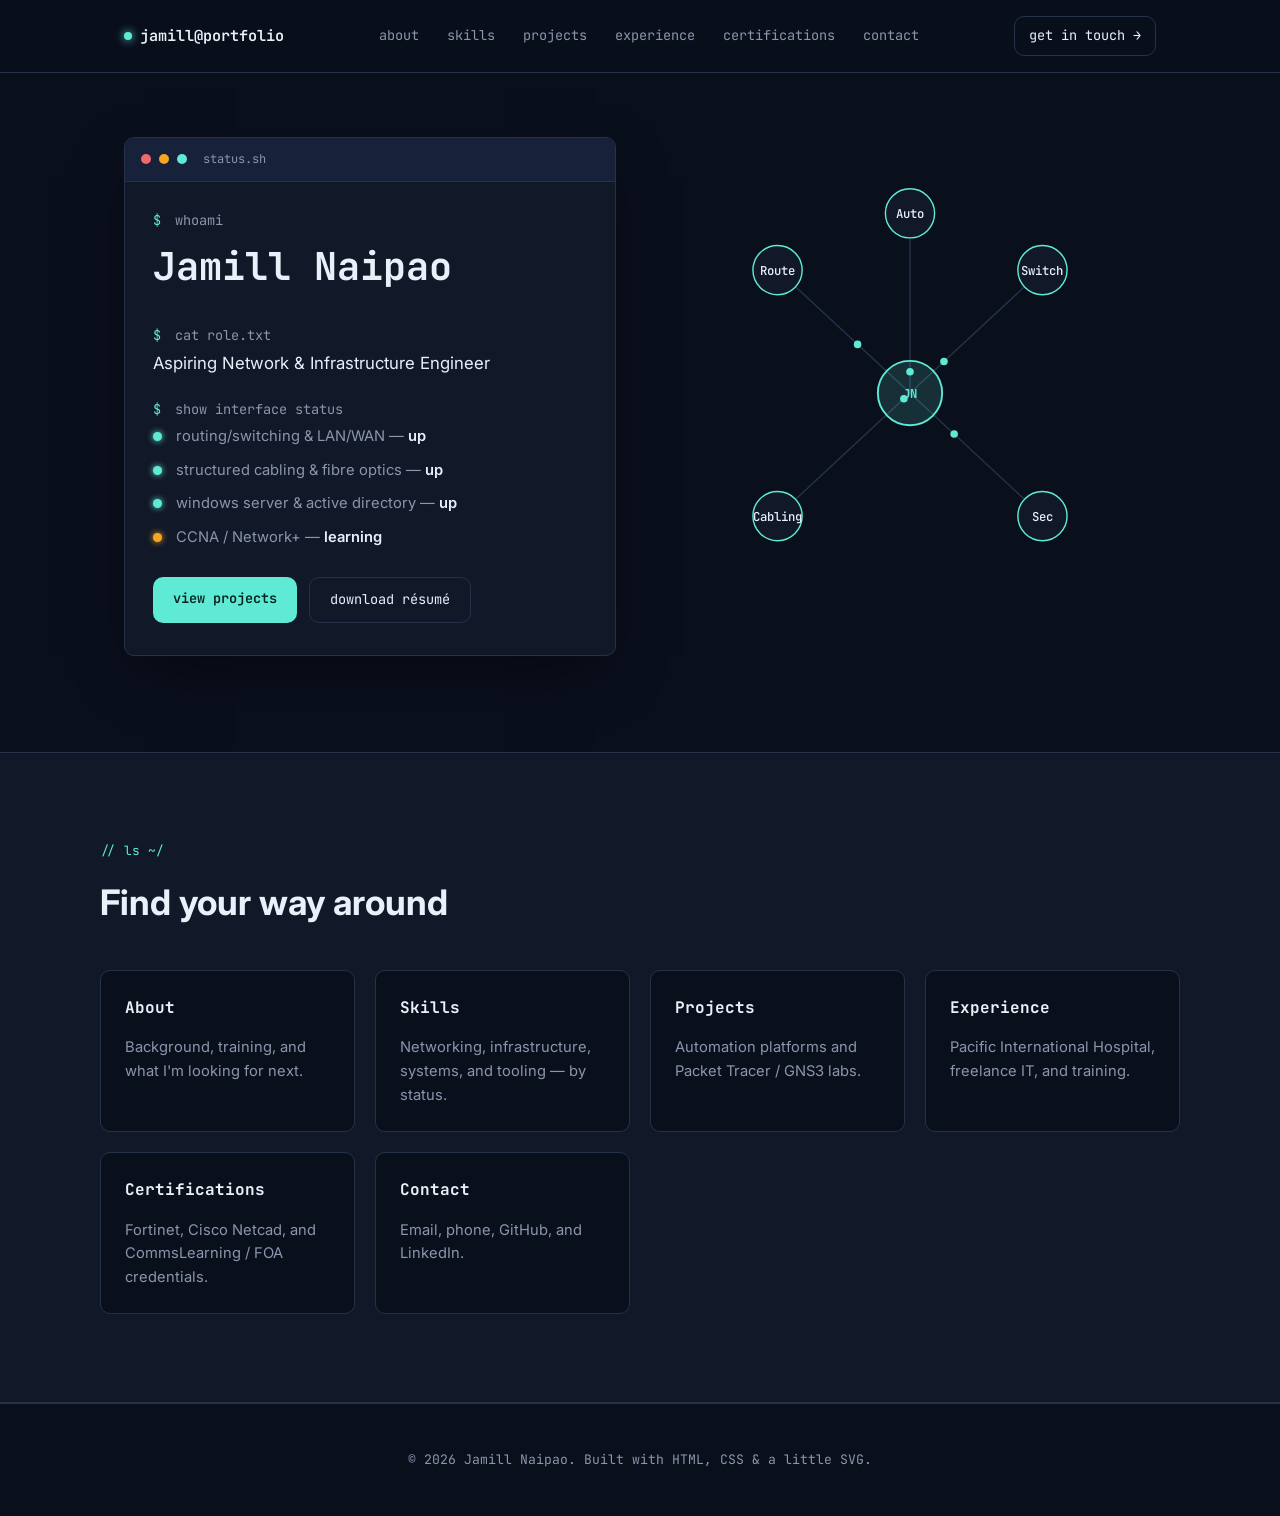
<file: index.html>
<!DOCTYPE html>
<html lang="en">
<head>
<meta charset="UTF-8">
<meta name="viewport" content="width=device-width, initial-scale=1.0">
<title>Jamill Naipao — Aspiring Network & Infrastructure Engineer</title>
<meta name="description" content="Portfolio of Jamill Naipao, an aspiring network and infrastructure engineer based in Port Moresby, PNG.">
<link rel="preconnect" href="https://fonts.googleapis.com">
<link rel="preconnect" href="https://fonts.gstatic.com" crossorigin>
<link href="https://fonts.googleapis.com/css2?family=JetBrains+Mono:wght@400;500;600;700&family=Inter:wght@400;500;600;700&display=swap" rel="stylesheet">
<link rel="stylesheet" href="style.css">
</head>
<body>
<header class="nav" id="top">
  <div class="nav-inner">
    <a class="nav-brand" href="index.html">
      <span class="dot" aria-hidden="true"></span>
      <span>jamill@portfolio</span>
    </a>
    <nav class="nav-links" aria-label="Primary">
      <a href="about.html">about</a>
      <a href="skills.html">skills</a>
      <a href="projects.html">projects</a>
      <a href="experience.html">experience</a>
      <a href="certifications.html">certifications</a>
      <a href="contact.html">contact</a>
    </nav>
    <a class="nav-cta" href="contact.html">get in touch →</a>
  </div>
</header>
<main>

  <!-- ============ HERO ============ -->
  <section class="hero">
    <div class="hero-grid">

      <div class="terminal-panel" role="group" aria-label="Profile summary">
        <div class="terminal-chrome">
          <span class="chrome-dot red"></span>
          <span class="chrome-dot amber"></span>
          <span class="chrome-dot green"></span>
          <span class="chrome-title">status.sh</span>
        </div>
        <div class="terminal-body">
          <p class="term-line"><span class="prompt">$</span> whoami</p>
          <h1 class="term-name" id="typed-name">Jamill Naipao</h1>

          <p class="term-line"><span class="prompt">$</span> cat role.txt</p>
          <p class="term-output">Aspiring Network &amp; Infrastructure Engineer</p>

          <p class="term-line"><span class="prompt">$</span> show interface status</p>
          <ul class="status-list">
            <li><span class="led up" aria-hidden="true"></span> routing/switching &amp; LAN/WAN — <b>up</b></li>
            <li><span class="led up" aria-hidden="true"></span> structured cabling &amp; fibre optics — <b>up</b></li>
            <li><span class="led up" aria-hidden="true"></span> windows server &amp; active directory — <b>up</b></li>
            <li><span class="led learning" aria-hidden="true"></span> CCNA / Network+ — <b>learning</b></li>
          </ul>

          <div class="term-cta">
            <a class="btn btn-primary" href="projects.html">view projects</a>
            <a class="btn btn-ghost" href="resume.pdf">download résumé</a>
          </div>
        </div>
      </div>

      <div class="topology-wrap" aria-hidden="true">
        <svg id="topology" viewBox="0 0 520 480" xmlns="http://www.w3.org/2000/svg">
          <g class="links" stroke-width="1.5" fill="none">
            <path id="link-1" d="M260,240 L120,110" />
            <path id="link-2" d="M260,240 L400,110" />
            <path id="link-3" d="M260,240 L120,370" />
            <path id="link-4" d="M260,240 L400,370" />
            <path id="link-5" d="M260,240 L260,50" />
          </g>
          <g class="packets" fill="#5EEAD4">
            <circle r="4"><animateMotion dur="3.2s" repeatCount="indefinite" begin="0s"><mpath href="#link-1"/></animateMotion></circle>
            <circle r="4"><animateMotion dur="2.6s" repeatCount="indefinite" begin="0.6s"><mpath href="#link-2"/></animateMotion></circle>
            <circle r="4"><animateMotion dur="3.6s" repeatCount="indefinite" begin="1.1s"><mpath href="#link-3"/></animateMotion></circle>
            <circle r="4"><animateMotion dur="2.9s" repeatCount="indefinite" begin="0.3s"><mpath href="#link-4"/></animateMotion></circle>
            <circle r="4"><animateMotion dur="3.1s" repeatCount="indefinite" begin="0.9s"><mpath href="#link-5"/></animateMotion></circle>
          </g>
          <g class="nodes" font-family="JetBrains Mono, monospace" font-size="13">
            <g class="node node-center">
              <circle cx="260" cy="240" r="34"/>
              <text x="260" y="245" text-anchor="middle">JN</text>
            </g>
            <g class="node">
              <circle cx="120" cy="110" r="26"/>
              <text x="120" y="115" text-anchor="middle">Route</text>
            </g>
            <g class="node">
              <circle cx="400" cy="110" r="26"/>
              <text x="400" y="115" text-anchor="middle">Switch</text>
            </g>
            <g class="node">
              <circle cx="120" cy="370" r="26"/>
              <text x="120" y="375" text-anchor="middle">Cabling</text>
            </g>
            <g class="node">
              <circle cx="400" cy="370" r="26"/>
              <text x="400" y="375" text-anchor="middle">Sec</text>
            </g>
            <g class="node">
              <circle cx="260" cy="50" r="26"/>
              <text x="260" y="55" text-anchor="middle">Auto</text>
            </g>
          </g>
        </svg>
      </div>

    </div>
  </section>

  <!-- ============ QUICK NAV ============ -->
  <section class="section alt">
    <div class="section-inner">
      <p class="eyebrow">// ls ~/</p>
      <h2 class="section-title">Find your way around</h2>
      <div class="skill-grid">
        <a class="skill-card" href="about.html" style="text-decoration:none;">
          <h3>About</h3>
          <p style="color:var(--text-secondary); font-size:0.92rem; margin:0;">Background, training, and what I'm looking for next.</p>
        </a>
        <a class="skill-card" href="skills.html" style="text-decoration:none;">
          <h3>Skills</h3>
          <p style="color:var(--text-secondary); font-size:0.92rem; margin:0;">Networking, infrastructure, systems, and tooling — by status.</p>
        </a>
        <a class="skill-card" href="projects.html" style="text-decoration:none;">
          <h3>Projects</h3>
          <p style="color:var(--text-secondary); font-size:0.92rem; margin:0;">Automation platforms and Packet Tracer / GNS3 labs.</p>
        </a>
        <a class="skill-card" href="experience.html" style="text-decoration:none;">
          <h3>Experience</h3>
          <p style="color:var(--text-secondary); font-size:0.92rem; margin:0;">Pacific International Hospital, freelance IT, and training.</p>
        </a>
        <a class="skill-card" href="certifications.html" style="text-decoration:none;">
          <h3>Certifications</h3>
          <p style="color:var(--text-secondary); font-size:0.92rem; margin:0;">Fortinet, Cisco Netcad, and CommsLearning / FOA credentials.</p>
        </a>
        <a class="skill-card" href="contact.html" style="text-decoration:none;">
          <h3>Contact</h3>
          <p style="color:var(--text-secondary); font-size:0.92rem; margin:0;">Email, phone, GitHub, and LinkedIn.</p>
        </a>
      </div>
    </div>
  </section>

</main>

<footer class="footer">
  <p>© <span id="year"></span> Jamill Naipao. Built with HTML, CSS &amp; a little SVG.</p>
</footer>

<script src="script.js"></script>
</body>
</html>
</file>
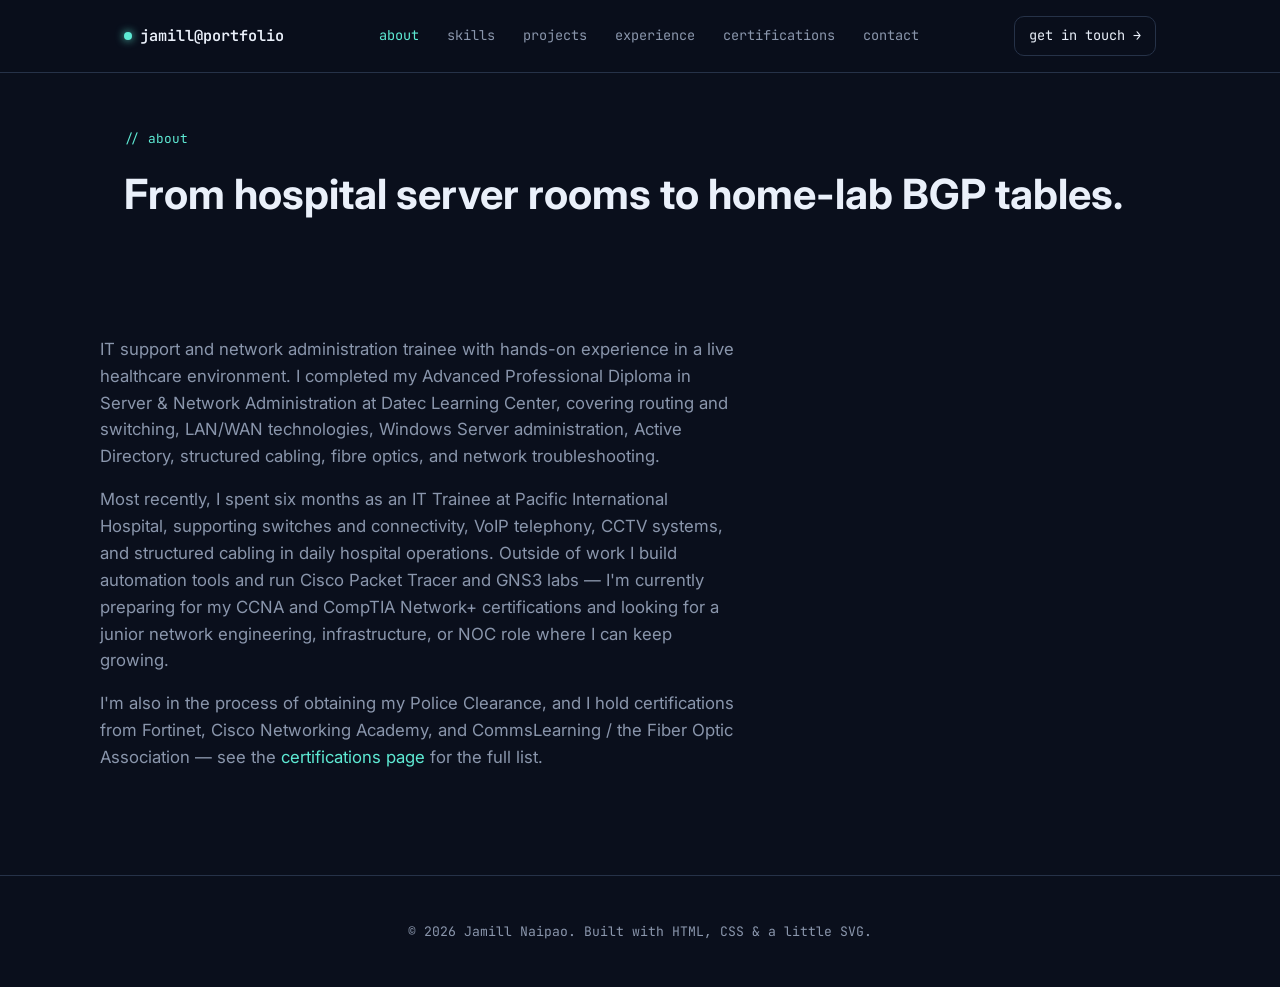
<file: about.html>
<!DOCTYPE html>
<html lang="en">
<head>
<meta charset="UTF-8">
<meta name="viewport" content="width=device-width, initial-scale=1.0">
<title>About — Jamill Naipao</title>
<meta name="description" content="About Jamill Naipao: background, training, and career goals in network engineering.">
<link rel="preconnect" href="https://fonts.googleapis.com">
<link rel="preconnect" href="https://fonts.gstatic.com" crossorigin>
<link href="https://fonts.googleapis.com/css2?family=JetBrains+Mono:wght@400;500;600;700&family=Inter:wght@400;500;600;700&display=swap" rel="stylesheet">
<link rel="stylesheet" href="style.css">
</head>
<body>
<header class="nav" id="top">
  <div class="nav-inner">
    <a class="nav-brand" href="index.html">
      <span class="dot" aria-hidden="true"></span>
      <span>jamill@portfolio</span>
    </a>
    <nav class="nav-links" aria-label="Primary">
      <a href="about.html" class="active">about</a>
      <a href="skills.html">skills</a>
      <a href="projects.html">projects</a>
      <a href="experience.html">experience</a>
      <a href="certifications.html">certifications</a>
      <a href="contact.html">contact</a>
    </nav>
    <a class="nav-cta" href="contact.html">get in touch →</a>
  </div>
</header>
<main>

  <div class="page-header">
    <p class="eyebrow">// about</p>
    <h1>From hospital server rooms to home-lab BGP tables.</h1>
  </div>
  <section class="section">
    <div class="section-inner">
      <p class="lede">
        IT support and network administration trainee with hands-on experience in a live healthcare environment. I completed my Advanced Professional Diploma in Server &amp; Network
        Administration at Datec Learning Center, covering routing and switching, LAN/WAN
        technologies, Windows Server administration, Active Directory, structured cabling,
        fibre optics, and network troubleshooting.
      </p>
      <p class="lede">
        Most recently, I spent six months as an IT Trainee at Pacific International Hospital,
        supporting switches and connectivity, VoIP telephony, CCTV systems, and structured
        cabling in daily hospital operations. Outside of work I build automation tools and run
        Cisco Packet Tracer and GNS3 labs — I'm currently preparing for my CCNA and CompTIA
        Network+ certifications and looking for a junior network engineering, infrastructure,
        or NOC role where I can keep growing.
      </p>
      <p class="lede">
        I'm also in the process of obtaining my Police Clearance, and I hold certifications
        from Fortinet, Cisco Networking Academy, and CommsLearning / the Fiber Optic
        Association — see the <a href="certifications.html" style="color:var(--accent-cyan);">certifications page</a> for the full list.
      </p>
    </div>
  </section>

</main>

<footer class="footer">
  <p>© <span id="year"></span> Jamill Naipao. Built with HTML, CSS &amp; a little SVG.</p>
</footer>

<script src="script.js"></script>
</body>
</html>
</file>
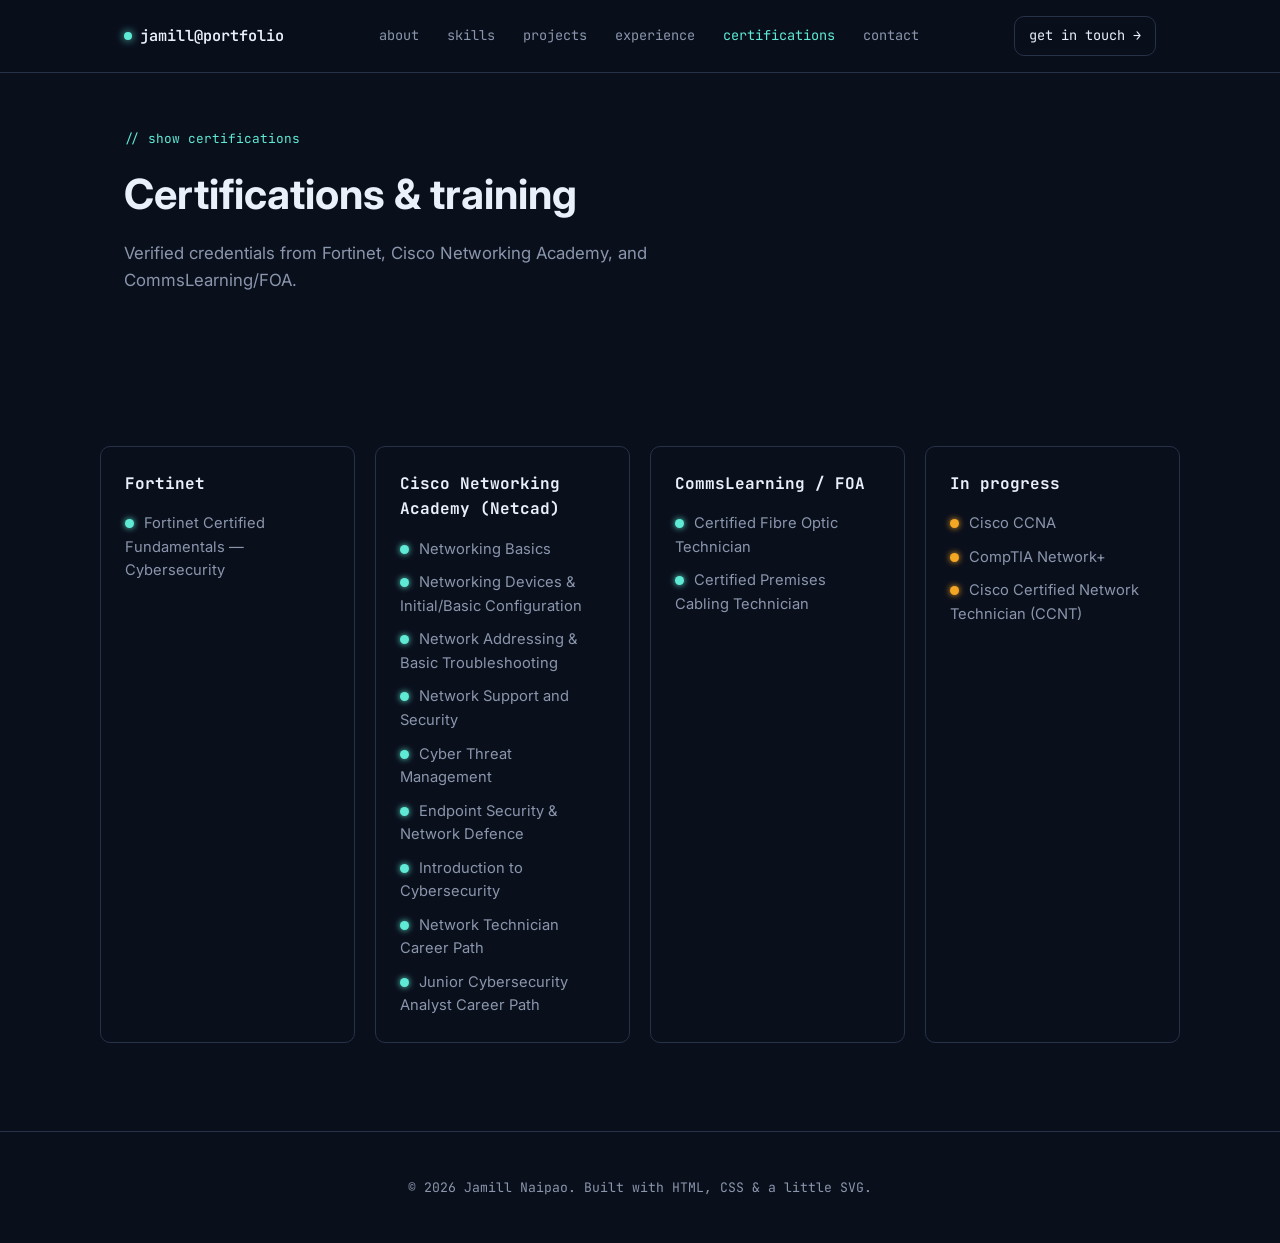
<file: certifications.html>
<!DOCTYPE html>
<html lang="en">
<head>
<meta charset="UTF-8">
<meta name="viewport" content="width=device-width, initial-scale=1.0">
<title>Certifications — Jamill Naipao</title>
<meta name="description" content="Fortinet, Cisco Networking Academy, and CommsLearning/FOA certifications.">
<link rel="preconnect" href="https://fonts.googleapis.com">
<link rel="preconnect" href="https://fonts.gstatic.com" crossorigin>
<link href="https://fonts.googleapis.com/css2?family=JetBrains+Mono:wght@400;500;600;700&family=Inter:wght@400;500;600;700&display=swap" rel="stylesheet">
<link rel="stylesheet" href="style.css">
</head>
<body>
<header class="nav" id="top">
  <div class="nav-inner">
    <a class="nav-brand" href="index.html">
      <span class="dot" aria-hidden="true"></span>
      <span>jamill@portfolio</span>
    </a>
    <nav class="nav-links" aria-label="Primary">
      <a href="about.html">about</a>
      <a href="skills.html">skills</a>
      <a href="projects.html">projects</a>
      <a href="experience.html">experience</a>
      <a href="certifications.html" class="active">certifications</a>
      <a href="contact.html">contact</a>
    </nav>
    <a class="nav-cta" href="contact.html">get in touch →</a>
  </div>
</header>
<main>

  <div class="page-header">
    <p class="eyebrow">// show certifications</p>
    <h1>Certifications &amp; training</h1>
    <p class="lede">Verified credentials from Fortinet, Cisco Networking Academy, and CommsLearning/FOA.</p>
  </div>
  <section class="section">
    <div class="section-inner">
      <div class="skill-grid">
        <div class="skill-card">
          <h3>Fortinet</h3>
          <ul class="skill-list">
            <li><span class="led up"></span>Fortinet Certified Fundamentals — Cybersecurity</li>
          </ul>
        </div>
        <div class="skill-card">
          <h3>Cisco Networking Academy (Netcad)</h3>
          <ul class="skill-list">
            <li><span class="led up"></span>Networking Basics</li>
            <li><span class="led up"></span>Networking Devices &amp; Initial/Basic Configuration</li>
            <li><span class="led up"></span>Network Addressing &amp; Basic Troubleshooting</li>
            <li><span class="led up"></span>Network Support and Security</li>
            <li><span class="led up"></span>Cyber Threat Management</li>
            <li><span class="led up"></span>Endpoint Security &amp; Network Defence</li>
            <li><span class="led up"></span>Introduction to Cybersecurity</li>
            <li><span class="led up"></span>Network Technician Career Path</li>
            <li><span class="led up"></span>Junior Cybersecurity Analyst Career Path</li>
          </ul>
        </div>
        <div class="skill-card">
          <h3>CommsLearning / FOA</h3>
          <ul class="skill-list">
            <li><span class="led up"></span>Certified Fibre Optic Technician</li>
            <li><span class="led up"></span>Certified Premises Cabling Technician</li>
          </ul>
        </div>
        <div class="skill-card">
          <h3>In progress</h3>
          <ul class="skill-list">
            <li><span class="led learning"></span>Cisco CCNA</li>
            <li><span class="led learning"></span>CompTIA Network+</li>
            <li><span class="led learning"></span>Cisco Certified Network Technician (CCNT)</li>
          </ul>
        </div>
      </div>
    </div>
  </section>

</main>

<footer class="footer">
  <p>© <span id="year"></span> Jamill Naipao. Built with HTML, CSS &amp; a little SVG.</p>
</footer>

<script src="script.js"></script>
</body>
</html>
</file>
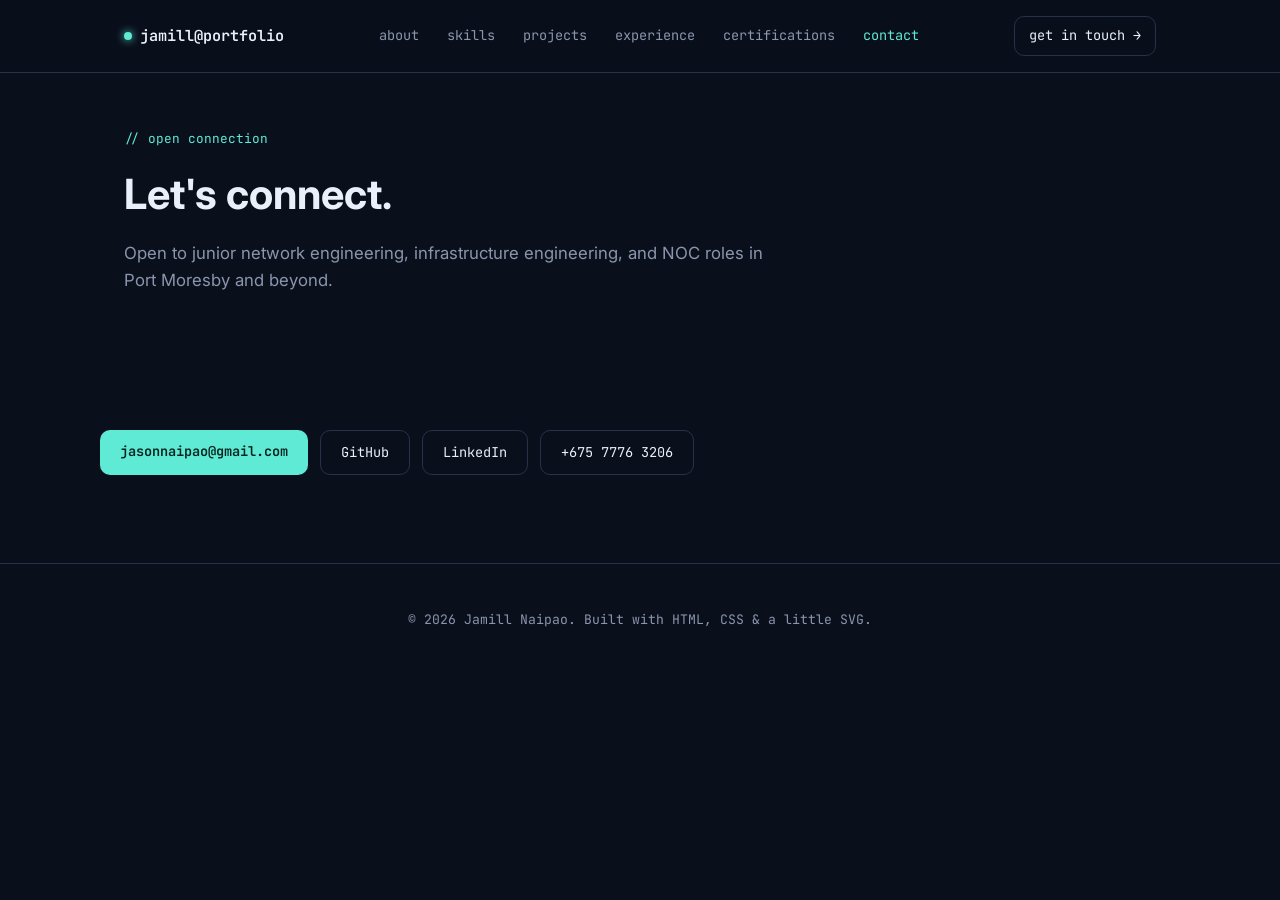
<file: contact.html>
<!DOCTYPE html>
<html lang="en">
<head>
<meta charset="UTF-8">
<meta name="viewport" content="width=device-width, initial-scale=1.0">
<title>Contact — Jamill Naipao</title>
<meta name="description" content="Get in touch with Jamill Naipao.">
<link rel="preconnect" href="https://fonts.googleapis.com">
<link rel="preconnect" href="https://fonts.gstatic.com" crossorigin>
<link href="https://fonts.googleapis.com/css2?family=JetBrains+Mono:wght@400;500;600;700&family=Inter:wght@400;500;600;700&display=swap" rel="stylesheet">
<link rel="stylesheet" href="style.css">
</head>
<body>
<header class="nav" id="top">
  <div class="nav-inner">
    <a class="nav-brand" href="index.html">
      <span class="dot" aria-hidden="true"></span>
      <span>jamill@portfolio</span>
    </a>
    <nav class="nav-links" aria-label="Primary">
      <a href="about.html">about</a>
      <a href="skills.html">skills</a>
      <a href="projects.html">projects</a>
      <a href="experience.html">experience</a>
      <a href="certifications.html">certifications</a>
      <a href="contact.html" class="active">contact</a>
    </nav>
    <a class="nav-cta" href="contact.html">get in touch →</a>
  </div>
</header>
<main>

  <div class="page-header">
    <p class="eyebrow">// open connection</p>
    <h1>Let's connect.</h1>
    <p class="lede">Open to junior network engineering, infrastructure engineering, and NOC roles in Port Moresby and beyond.</p>
  </div>
  <section class="section contact">
    <div class="section-inner">
      <div class="contact-links">
        <a class="btn btn-primary" href="mailto:jasonnaipao@gmail.com">jasonnaipao@gmail.com</a>
        <a class="btn btn-ghost" href="https://github.com/Thafundraiser007" target="_blank" rel="noopener">GitHub</a>
        <a class="btn btn-ghost" href="https://www.linkedin.com/in/jamill-naipao-6447982bb" target="_blank" rel="noopener">LinkedIn</a>
        <a class="btn btn-ghost" href="tel:+67577763206">+675 7776 3206</a>
      </div>
    </div>
  </section>

</main>

<footer class="footer">
  <p>© <span id="year"></span> Jamill Naipao. Built with HTML, CSS &amp; a little SVG.</p>
</footer>

<script src="script.js"></script>
</body>
</html>
</file>
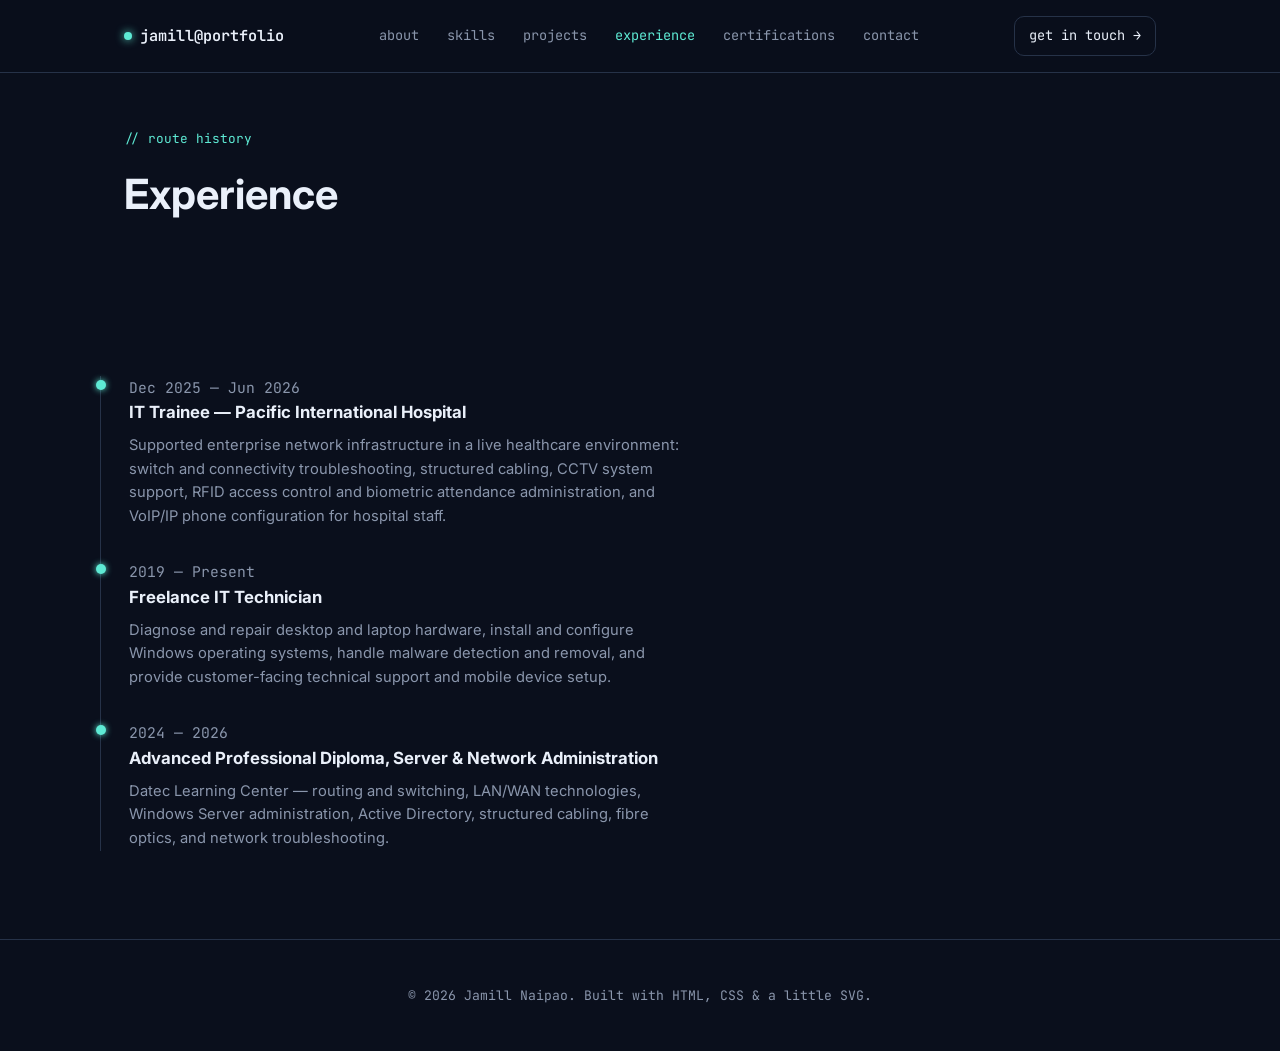
<file: experience.html>
<!DOCTYPE html>
<html lang="en">
<head>
<meta charset="UTF-8">
<meta name="viewport" content="width=device-width, initial-scale=1.0">
<title>Experience — Jamill Naipao</title>
<meta name="description" content="Work history and training: Pacific International Hospital, freelance IT, Datec Learning Center.">
<link rel="preconnect" href="https://fonts.googleapis.com">
<link rel="preconnect" href="https://fonts.gstatic.com" crossorigin>
<link href="https://fonts.googleapis.com/css2?family=JetBrains+Mono:wght@400;500;600;700&family=Inter:wght@400;500;600;700&display=swap" rel="stylesheet">
<link rel="stylesheet" href="style.css">
</head>
<body>
<header class="nav" id="top">
  <div class="nav-inner">
    <a class="nav-brand" href="index.html">
      <span class="dot" aria-hidden="true"></span>
      <span>jamill@portfolio</span>
    </a>
    <nav class="nav-links" aria-label="Primary">
      <a href="about.html">about</a>
      <a href="skills.html">skills</a>
      <a href="projects.html">projects</a>
      <a href="experience.html" class="active">experience</a>
      <a href="certifications.html">certifications</a>
      <a href="contact.html">contact</a>
    </nav>
    <a class="nav-cta" href="contact.html">get in touch →</a>
  </div>
</header>
<main>

  <div class="page-header">
    <p class="eyebrow">// route history</p>
    <h1>Experience</h1>
  </div>
  <section class="section">
    <div class="section-inner">
      <div class="timeline">
        <div class="timeline-item">
          <div class="timeline-dot"></div>
          <div class="timeline-content">
            <p class="timeline-date">Dec 2025 — Jun 2026</p>
            <h3>IT Trainee — Pacific International Hospital</h3>
            <p>Supported enterprise network infrastructure in a live healthcare environment:
               switch and connectivity troubleshooting, structured cabling, CCTV system
               support, RFID access control and biometric attendance administration, and
               VoIP/IP phone configuration for hospital staff.</p>
          </div>
        </div>
        <div class="timeline-item">
          <div class="timeline-dot"></div>
          <div class="timeline-content">
            <p class="timeline-date">2019 — Present</p>
            <h3>Freelance IT Technician</h3>
            <p>Diagnose and repair desktop and laptop hardware, install and configure Windows
               operating systems, handle malware detection and removal, and provide
               customer-facing technical support and mobile device setup.</p>
          </div>
        </div>
        <div class="timeline-item">
          <div class="timeline-dot"></div>
          <div class="timeline-content">
            <p class="timeline-date">2024 — 2026</p>
            <h3>Advanced Professional Diploma, Server &amp; Network Administration</h3>
            <p>Datec Learning Center — routing and switching, LAN/WAN technologies, Windows
               Server administration, Active Directory, structured cabling, fibre optics, and
               network troubleshooting.</p>
          </div>
        </div>
      </div>
    </div>
  </section>

</main>

<footer class="footer">
  <p>© <span id="year"></span> Jamill Naipao. Built with HTML, CSS &amp; a little SVG.</p>
</footer>

<script src="script.js"></script>
</body>
</html>
</file>
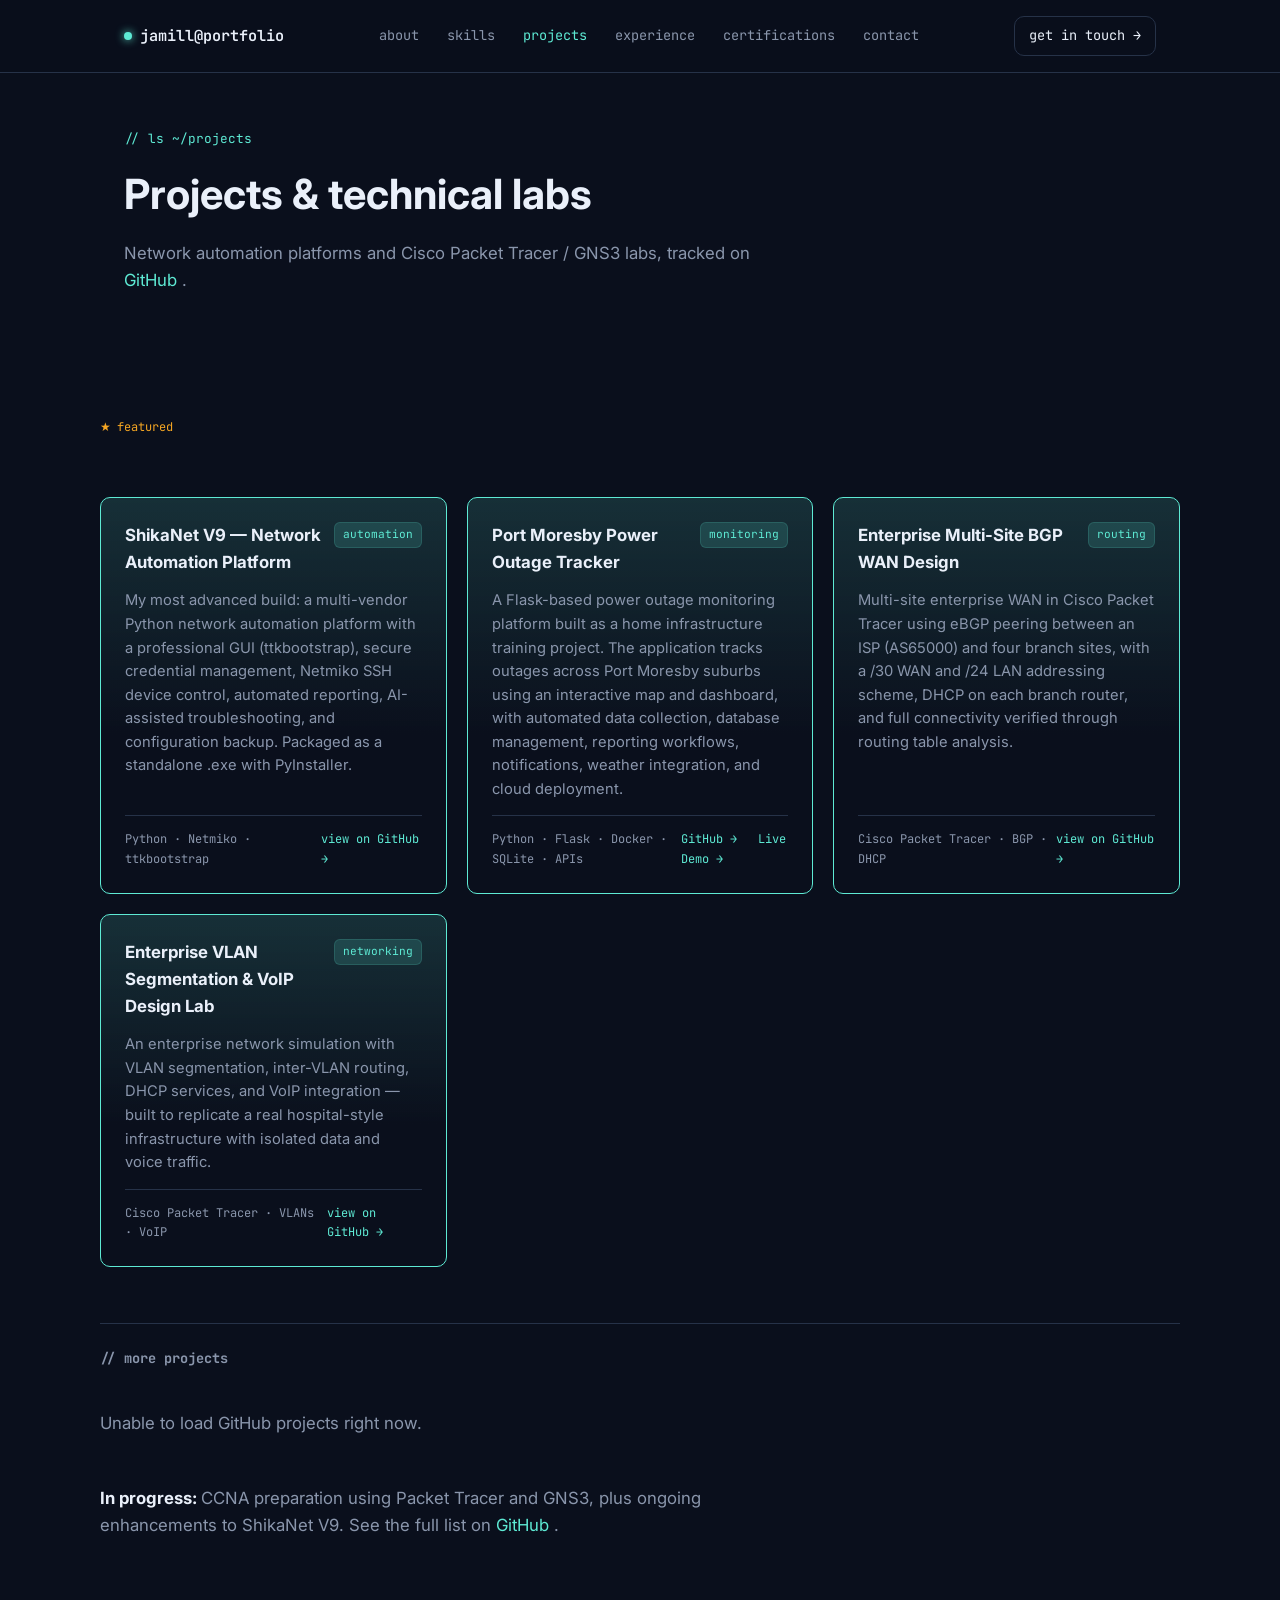
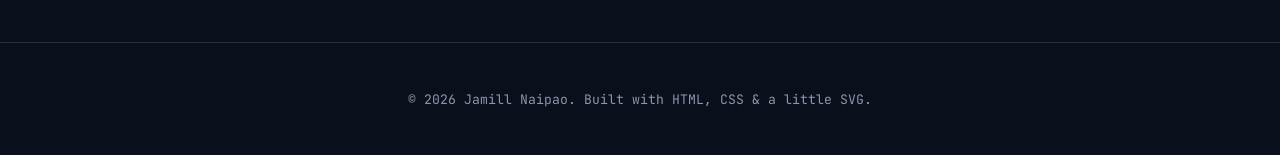
<file: projects.html>
<!DOCTYPE html>
<html lang="en">
<head>
<meta charset="UTF-8">
<meta name="viewport" content="width=device-width, initial-scale=1.0">

<title>Projects — Jamill Naipao</title>

<meta name="description" content="Network automation platforms and Cisco Packet Tracer / GNS3 labs by Jamill Naipao.">

<link rel="preconnect" href="https://fonts.googleapis.com">
<link rel="preconnect" href="https://fonts.gstatic.com" crossorigin>

<link href="https://fonts.googleapis.com/css2?family=JetBrains+Mono:wght@400;500;600;700&family=Inter:wght@400;500;600;700&display=swap" rel="stylesheet">

<link rel="stylesheet" href="style.css">
</head>

<body>

<header class="nav" id="top">
  <div class="nav-inner">

    <a class="nav-brand" href="index.html">
      <span class="dot" aria-hidden="true"></span>
      <span>jamill@portfolio</span>
    </a>

    <nav class="nav-links" aria-label="Primary">
      <a href="about.html">about</a>
      <a href="skills.html">skills</a>
      <a href="projects.html" class="active">projects</a>
      <a href="experience.html">experience</a>
      <a href="certifications.html">certifications</a>
      <a href="contact.html">contact</a>
    </nav>

    <a class="nav-cta" href="contact.html">get in touch →</a>

  </div>
</header>


<main>

  <div class="page-header">
    <p class="eyebrow">// ls ~/projects</p>

    <h1>Projects &amp; technical labs</h1>

    <p class="lede">
      Network automation platforms and Cisco Packet Tracer / GNS3 labs,
      tracked on
      <a
        href="https://github.com/Thafundraiser007"
        target="_blank"
        rel="noopener"
        style="color:var(--accent-cyan);"
      >
        GitHub
      </a>.
    </p>
  </div>


  <section class="section">
    <div class="section-inner">

      <!-- FEATURED PROJECTS -->

      <p class="featured-label">featured</p>

      <div class="project-grid">

        <!-- ShikaNet -->

        <article class="project-card featured">

          <div class="project-head">
            <h3>ShikaNet V9 — Network Automation Platform</h3>
            <span class="tag">automation</span>
          </div>

          <p>
            My most advanced build: a multi-vendor Python network automation
            platform with a professional GUI (ttkbootstrap), secure credential
            management, Netmiko SSH device control, automated reporting,
            AI-assisted troubleshooting, and configuration backup.
            Packaged as a standalone .exe with PyInstaller.
          </p>

          <div class="project-meta">
            <span>Python · Netmiko · ttkbootstrap</span>

            <a
              href="https://github.com/Thafundraiser007/ShikaNet-Python-Network-Automation-Platform"
              target="_blank"
              rel="noopener"
            >
              view on GitHub →
            </a>
          </div>

        </article>


        <!-- Power Outage Tracker -->

        <article class="project-card featured">

          <div class="project-head">
            <h3>Port Moresby Power Outage Tracker</h3>
            <span class="tag">monitoring</span>
          </div>

          <p>
            A Flask-based power outage monitoring platform built as a home
            infrastructure training project. The application tracks outages
            across Port Moresby suburbs using an interactive map and dashboard,
            with automated data collection, database management, reporting
            workflows, notifications, weather integration, and cloud deployment.
          </p>

          <div class="project-meta">
            <span>Python · Flask · Docker · SQLite · APIs</span>

            <div>
              <a
                href="https://github.com/Thafundraiser007/Power-Outage-Tracker"
                target="_blank"
                rel="noopener"
              >
                GitHub →
              </a>

              &nbsp;

              <a
                href="https://power-outage-tracker-3ej2.onrender.com"
                target="_blank"
                rel="noopener"
              >
                Live Demo →
              </a>
            </div>
          </div>

        </article>


        <!-- BGP WAN -->

        <article class="project-card featured">

          <div class="project-head">
            <h3>Enterprise Multi-Site BGP WAN Design</h3>
            <span class="tag">routing</span>
          </div>

          <p>
            Multi-site enterprise WAN in Cisco Packet Tracer using eBGP peering
            between an ISP (AS65000) and four branch sites, with a /30 WAN and
            /24 LAN addressing scheme, DHCP on each branch router, and full
            connectivity verified through routing table analysis.
          </p>

          <div class="project-meta">
            <span>Cisco Packet Tracer · BGP · DHCP</span>

            <a
              href="https://github.com/Thafundraiser007/Enterprise-Multi-Site-BGP-WAN-Design"
              target="_blank"
              rel="noopener"
            >
              view on GitHub →
            </a>
          </div>

        </article>


        <!-- VLAN / VOIP -->

        <article class="project-card featured">

          <div class="project-head">
            <h3>Enterprise VLAN Segmentation &amp; VoIP Design Lab</h3>
            <span class="tag">networking</span>
          </div>

          <p>
            An enterprise network simulation with VLAN segmentation,
            inter-VLAN routing, DHCP services, and VoIP integration — built to
            replicate a real hospital-style infrastructure with isolated data
            and voice traffic.
          </p>

          <div class="project-meta">
            <span>Cisco Packet Tracer · VLANs · VoIP</span>

            <a
              href="https://github.com/Thafundraiser007/Enterprise-VLAN-Segmentation-VoIP-Network-Design-Lab-Cisco-Packet-Tracer-"
              target="_blank"
              rel="noopener"
            >
              view on GitHub →
            </a>
          </div>

        </article>

      </div>


      <!-- AUTOMATIC GITHUB PROJECTS -->

      <h2 class="subsection-title">// more projects</h2>

      <div class="project-grid" id="github-projects">
        <p class="lede">Loading projects from GitHub...</p>
      </div>


      <!-- CURRENT LEARNING -->

      <p class="lede" style="margin-top: 32px;">

        <b style="color: var(--text-primary);">
          In progress:
        </b>

        CCNA preparation using Packet Tracer and GNS3, plus ongoing
        enhancements to ShikaNet V9.

        See the full list on

        <a
          href="https://github.com/Thafundraiser007"
          target="_blank"
          rel="noopener"
          style="color:var(--accent-cyan);"
        >
          GitHub
        </a>.

      </p>

    </div>
  </section>

</main>


<footer class="footer">
  <p>
    © <span id="year"></span> Jamill Naipao.
    Built with HTML, CSS &amp; a little SVG.
  </p>
</footer>


<script src="script.js"></script>

</body>
</html>
</file>
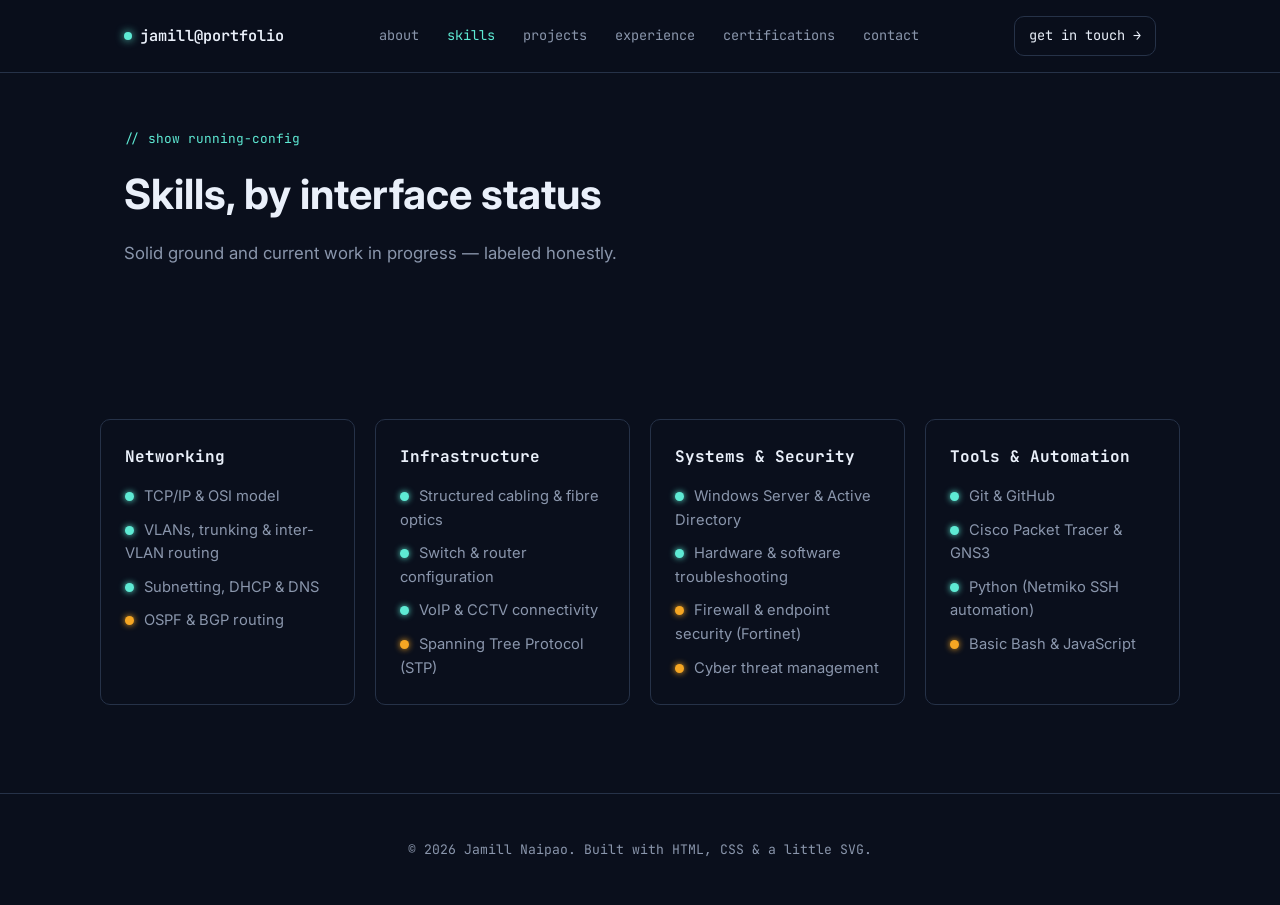
<file: skills.html>
<!DOCTYPE html>
<html lang="en">
<head>
<meta charset="UTF-8">
<meta name="viewport" content="width=device-width, initial-scale=1.0">
<title>Skills — Jamill Naipao</title>
<meta name="description" content="Networking, infrastructure, systems, and automation skills.">
<link rel="preconnect" href="https://fonts.googleapis.com">
<link rel="preconnect" href="https://fonts.gstatic.com" crossorigin>
<link href="https://fonts.googleapis.com/css2?family=JetBrains+Mono:wght@400;500;600;700&family=Inter:wght@400;500;600;700&display=swap" rel="stylesheet">
<link rel="stylesheet" href="style.css">
</head>
<body>
<header class="nav" id="top">
  <div class="nav-inner">
    <a class="nav-brand" href="index.html">
      <span class="dot" aria-hidden="true"></span>
      <span>jamill@portfolio</span>
    </a>
    <nav class="nav-links" aria-label="Primary">
      <a href="about.html">about</a>
      <a href="skills.html" class="active">skills</a>
      <a href="projects.html">projects</a>
      <a href="experience.html">experience</a>
      <a href="certifications.html">certifications</a>
      <a href="contact.html">contact</a>
    </nav>
    <a class="nav-cta" href="contact.html">get in touch →</a>
  </div>
</header>
<main>

  <div class="page-header">
    <p class="eyebrow">// show running-config</p>
    <h1>Skills, by interface status</h1>
    <p class="lede">Solid ground and current work in progress — labeled honestly.</p>
  </div>
  <section class="section">
    <div class="section-inner">
      <div class="skill-grid">
        <div class="skill-card">
          <h3>Networking</h3>
          <ul class="skill-list">
            <li><span class="led up"></span>TCP/IP &amp; OSI model</li>
            <li><span class="led up"></span>VLANs, trunking &amp; inter-VLAN routing</li>
            <li><span class="led up"></span>Subnetting, DHCP &amp; DNS</li>
            <li><span class="led learning"></span>OSPF &amp; BGP routing</li>
          </ul>
        </div>
        <div class="skill-card">
          <h3>Infrastructure</h3>
          <ul class="skill-list">
            <li><span class="led up"></span>Structured cabling &amp; fibre optics</li>
            <li><span class="led up"></span>Switch &amp; router configuration</li>
            <li><span class="led up"></span>VoIP &amp; CCTV connectivity</li>
            <li><span class="led learning"></span>Spanning Tree Protocol (STP)</li>
          </ul>
        </div>
        <div class="skill-card">
          <h3>Systems &amp; Security</h3>
          <ul class="skill-list">
            <li><span class="led up"></span>Windows Server &amp; Active Directory</li>
            <li><span class="led up"></span>Hardware &amp; software troubleshooting</li>
            <li><span class="led learning"></span>Firewall &amp; endpoint security (Fortinet)</li>
            <li><span class="led learning"></span>Cyber threat management</li>
          </ul>
        </div>
        <div class="skill-card">
          <h3>Tools &amp; Automation</h3>
          <ul class="skill-list">
            <li><span class="led up"></span>Git &amp; GitHub</li>
            <li><span class="led up"></span>Cisco Packet Tracer &amp; GNS3</li>
            <li><span class="led up"></span>Python (Netmiko SSH automation)</li>
            <li><span class="led learning"></span>Basic Bash &amp; JavaScript</li>
          </ul>
        </div>
      </div>
    </div>
  </section>

</main>

<footer class="footer">
  <p>© <span id="year"></span> Jamill Naipao. Built with HTML, CSS &amp; a little SVG.</p>
</footer>

<script src="script.js"></script>
</body>
</html>
</file>
<file: style.css>
/* ============================================================
   TOKENS
   ============================================================ */
:root{
  --bg: #0A0F1C;
  --surface: #111827;
  --surface-alt: #17213A;
  --border: #263248;
  --text-primary: #EAF0FA;
  --text-secondary: #8A96AC;
  --accent-cyan: #5EEAD4;
  --accent-cyan-dim: rgba(94, 234, 212, 0.15);
  --accent-amber: #F5A623;
  --accent-red: #EF6B6B;

  --font-mono: 'JetBrains Mono', ui-monospace, monospace;
  --font-body: 'Inter', system-ui, sans-serif;

  --radius: 10px;
  --max-width: 1080px;
}

*{ box-sizing: border-box; }

html{ scroll-behavior: smooth; }

@media (prefers-reduced-motion: reduce){
  html{ scroll-behavior: auto; }
  *{ animation-duration: 0.001ms !important; animation-iteration-count: 1 !important; transition-duration: 0.001ms !important; }
}

body{
  margin: 0;
  background: var(--bg);
  color: var(--text-primary);
  font-family: var(--font-body);
  line-height: 1.6;
  -webkit-font-smoothing: antialiased;
}

a{ color: inherit; text-decoration: none; }

code{
  font-family: var(--font-mono);
  background: var(--surface-alt);
  padding: 0.15em 0.4em;
  border-radius: 4px;
  font-size: 0.9em;
  color: var(--accent-cyan);
}

:focus-visible{
  outline: 2px solid var(--accent-cyan);
  outline-offset: 3px;
}

/* ============================================================
   NAV
   ============================================================ */
.nav{
  position: sticky;
  top: 0;
  z-index: 50;
  background: rgba(10, 15, 28, 0.85);
  backdrop-filter: blur(10px);
  border-bottom: 1px solid var(--border);
}
.nav-inner{
  max-width: var(--max-width);
  margin: 0 auto;
  padding: 16px 24px;
  display: flex;
  align-items: center;
  justify-content: space-between;
  gap: 24px;
}
.nav-brand{
  font-family: var(--font-mono);
  font-weight: 600;
  font-size: 0.95rem;
  display: flex;
  align-items: center;
  gap: 8px;
  white-space: nowrap;
}
.nav-brand .dot{
  width: 8px; height: 8px;
  border-radius: 50%;
  background: var(--accent-cyan);
  box-shadow: 0 0 8px var(--accent-cyan);
}
.nav-links{
  display: flex;
  gap: 28px;
  font-family: var(--font-mono);
  font-size: 0.85rem;
  color: var(--text-secondary);
}
.nav-links a:hover{ color: var(--accent-cyan); }
.nav-cta{
  font-family: var(--font-mono);
  font-size: 0.85rem;
  border: 1px solid var(--border);
  padding: 8px 14px;
  border-radius: var(--radius);
  white-space: nowrap;
  transition: border-color 0.2s, color 0.2s;
}
.nav-cta:hover{ border-color: var(--accent-cyan); color: var(--accent-cyan); }

@media (max-width: 760px){
  .nav-links{ display: none; }
}

.nav-links a.active{ color: var(--accent-cyan); }

/* page header (used on all non-home pages) */
.page-header{
  max-width: var(--max-width);
  margin: 0 auto;
  padding: 56px 24px 8px;
}
.page-header .eyebrow{ margin-bottom: 12px; }
.page-header h1{
  font-size: clamp(1.8rem, 4vw, 2.6rem);
  margin: 0 0 12px;
}
.page-header .lede{ max-width: 640px; }

/* featured projects */
.featured-label{
  font-family: var(--font-mono);
  font-size: 0.75rem;
  color: var(--accent-amber);
  display: inline-flex;
  align-items: center;
  gap: 6px;
  margin-bottom: 20px;
}
.featured-label::before{
  content: '★';
}
.project-card.featured{
  border-color: var(--accent-cyan);
  background: linear-gradient(180deg, var(--accent-cyan-dim), var(--bg) 60%);
}
.subsection-title{
  font-family: var(--font-mono);
  font-size: 0.85rem;
  color: var(--text-secondary);
  margin: 56px 0 4px;
  padding-top: 24px;
  border-top: 1px solid var(--border);
}

/* ============================================================
   HERO
   ============================================================ */
.hero{
  max-width: var(--max-width);
  margin: 0 auto;
  padding: 64px 24px 96px;
}
.hero-grid{
  display: grid;
  grid-template-columns: minmax(0, 1fr) minmax(0, 1fr);
  gap: 48px;
  align-items: center;
}

.terminal-panel{
  background: var(--surface);
  border: 1px solid var(--border);
  border-radius: var(--radius);
  overflow: hidden;
  box-shadow: 0 20px 60px -20px rgba(0,0,0,0.6);
}
.terminal-chrome{
  display: flex;
  align-items: center;
  gap: 8px;
  padding: 12px 16px;
  background: var(--surface-alt);
  border-bottom: 1px solid var(--border);
}
.chrome-dot{
  width: 10px; height: 10px;
  border-radius: 50%;
  display: inline-block;
}
.chrome-dot.red{ background: var(--accent-red); }
.chrome-dot.amber{ background: var(--accent-amber); }
.chrome-dot.green{ background: var(--accent-cyan); }
.chrome-title{
  margin-left: 8px;
  font-family: var(--font-mono);
  font-size: 0.75rem;
  color: var(--text-secondary);
}
.terminal-body{ padding: 28px 28px 32px; }
.term-line{
  font-family: var(--font-mono);
  font-size: 0.85rem;
  color: var(--text-secondary);
  margin: 0 0 4px;
}
.term-line .prompt{ color: var(--accent-cyan); margin-right: 6px; }
.term-name{
  font-family: var(--font-mono);
  font-size: clamp(1.8rem, 4vw, 2.4rem);
  margin: 0 0 20px;
  color: var(--text-primary);
  border-right: 2px solid var(--accent-cyan);
  display: inline-block;
  white-space: nowrap;
  overflow: hidden;
}
.term-output{
  font-size: 1.05rem;
  color: var(--text-primary);
  margin: 0 0 22px;
}
.status-list{
  list-style: none;
  padding: 0;
  margin: 0 0 28px;
  display: flex;
  flex-direction: column;
  gap: 10px;
  font-size: 0.92rem;
  color: var(--text-secondary);
}
.status-list b{ color: var(--text-primary); font-weight: 600; }

.led{
  display: inline-block;
  width: 9px; height: 9px;
  border-radius: 50%;
  margin-right: 10px;
}
.led.up{ background: var(--accent-cyan); box-shadow: 0 0 6px var(--accent-cyan); }
.led.learning{ background: var(--accent-amber); box-shadow: 0 0 6px var(--accent-amber); }

.term-cta{ display: flex; gap: 12px; flex-wrap: wrap; }

.btn{
  font-family: var(--font-mono);
  font-size: 0.85rem;
  padding: 11px 20px;
  border-radius: var(--radius);
  display: inline-block;
  transition: transform 0.15s, border-color 0.15s, background 0.15s;
}
.btn-primary{
  background: var(--accent-cyan);
  color: #06231F;
  font-weight: 600;
}
.btn-primary:hover{ transform: translateY(-2px); }
.btn-ghost{
  border: 1px solid var(--border);
  color: var(--text-primary);
}
.btn-ghost:hover{ border-color: var(--accent-cyan); color: var(--accent-cyan); }

/* topology */
.topology-wrap{ width: 100%; }
#topology{ width: 100%; height: auto; }
.links path{ stroke: var(--border); }
.node circle{
  fill: var(--surface);
  stroke: var(--accent-cyan);
  stroke-width: 1.5;
}
.node-center circle{
  fill: var(--accent-cyan-dim);
  stroke: var(--accent-cyan);
  stroke-width: 2;
}
.node text{ fill: var(--text-primary); font-weight: 500; }
.node-center text{ fill: var(--accent-cyan); font-weight: 700; }

@media (max-width: 900px){
  .hero-grid{ grid-template-columns: 1fr; }
  .topology-wrap{ order: -1; max-width: 340px; margin: 0 auto; }
}

/* ============================================================
   SECTIONS
   ============================================================ */
.section{ padding: 88px 24px; }
.section.alt{ background: var(--surface); border-top: 1px solid var(--border); border-bottom: 1px solid var(--border); }
.section-inner{ max-width: var(--max-width); margin: 0 auto; }

.eyebrow{
  font-family: var(--font-mono);
  font-size: 0.8rem;
  color: var(--accent-cyan);
  margin: 0 0 12px;
}
.section-title{
  font-size: clamp(1.6rem, 3.2vw, 2.2rem);
  margin: 0 0 20px;
  max-width: 640px;
}
.lede{
  color: var(--text-secondary);
  max-width: 640px;
  font-size: 1.05rem;
  margin: 0 0 16px;
}

/* skills */
.skill-grid{
  display: grid;
  grid-template-columns: repeat(auto-fit, minmax(220px, 1fr));
  gap: 20px;
  margin-top: 40px;
}
.skill-card{
  background: var(--bg);
  border: 1px solid var(--border);
  border-radius: var(--radius);
  padding: 24px;
}
.skill-card h3{
  font-size: 1rem;
  font-family: var(--font-mono);
  margin: 0 0 16px;
  color: var(--text-primary);
}
.skill-list{
  list-style: none;
  padding: 0;
  margin: 0;
  display: flex;
  flex-direction: column;
  gap: 10px;
  font-size: 0.92rem;
  color: var(--text-secondary);
}

/* projects */
.project-grid{
  display: grid;
  grid-template-columns: repeat(auto-fit, minmax(280px, 1fr));
  gap: 20px;
  margin-top: 40px;
}
.project-card{
  background: var(--bg);
  border: 1px solid var(--border);
  border-radius: var(--radius);
  padding: 24px;
  display: flex;
  flex-direction: column;
  gap: 14px;
  transition: border-color 0.2s, transform 0.2s;
}
.project-card:hover{ border-color: var(--accent-cyan); transform: translateY(-3px); }
.project-head{
  display: flex;
  align-items: flex-start;
  justify-content: space-between;
  gap: 12px;
}
.project-head h3{ margin: 0; font-size: 1.05rem; }
.tag{
  font-family: var(--font-mono);
  font-size: 0.7rem;
  color: var(--accent-cyan);
  border: 1px solid var(--accent-cyan-dim);
  background: var(--accent-cyan-dim);
  padding: 3px 8px;
  border-radius: 6px;
  white-space: nowrap;
}
.project-card p{ color: var(--text-secondary); font-size: 0.92rem; margin: 0; flex: 1; }
.project-meta{
  display: flex;
  align-items: center;
  justify-content: space-between;
  font-family: var(--font-mono);
  font-size: 0.75rem;
  color: var(--text-secondary);
  border-top: 1px solid var(--border);
  padding-top: 14px;
}
.project-meta a{ color: var(--accent-cyan); }
.project-meta a:hover{ text-decoration: underline; }

/* timeline */
.timeline{
  margin-top: 40px;
  display: flex;
  flex-direction: column;
  gap: 32px;
  position: relative;
  padding-left: 28px;
  border-left: 1px solid var(--border);
}
.timeline-item{ position: relative; }
.timeline-dot{
  position: absolute;
  left: -33px;
  top: 4px;
  width: 10px; height: 10px;
  border-radius: 50%;
  background: var(--accent-cyan);
  box-shadow: 0 0 6px var(--accent-cyan);
}
.timeline-date{
  font-family: var(--font-mono);
  font-size: 0.78rem;
  color: var(--accent-cyan);
  margin: 0 0 6px;
}
.timeline-content h3{ margin: 0 0 8px; font-size: 1.05rem; }
.timeline-content p{ margin: 0; color: var(--text-secondary); font-size: 0.92rem; max-width: 560px; }

/* contact */
.contact-links{
  display: flex;
  gap: 12px;
  flex-wrap: wrap;
  margin-top: 24px;
}

/* footer */
.footer{
  text-align: center;
  padding: 32px 24px;
  color: var(--text-secondary);
  font-size: 0.82rem;
  font-family: var(--font-mono);
  border-top: 1px solid var(--border);
}
</file>
